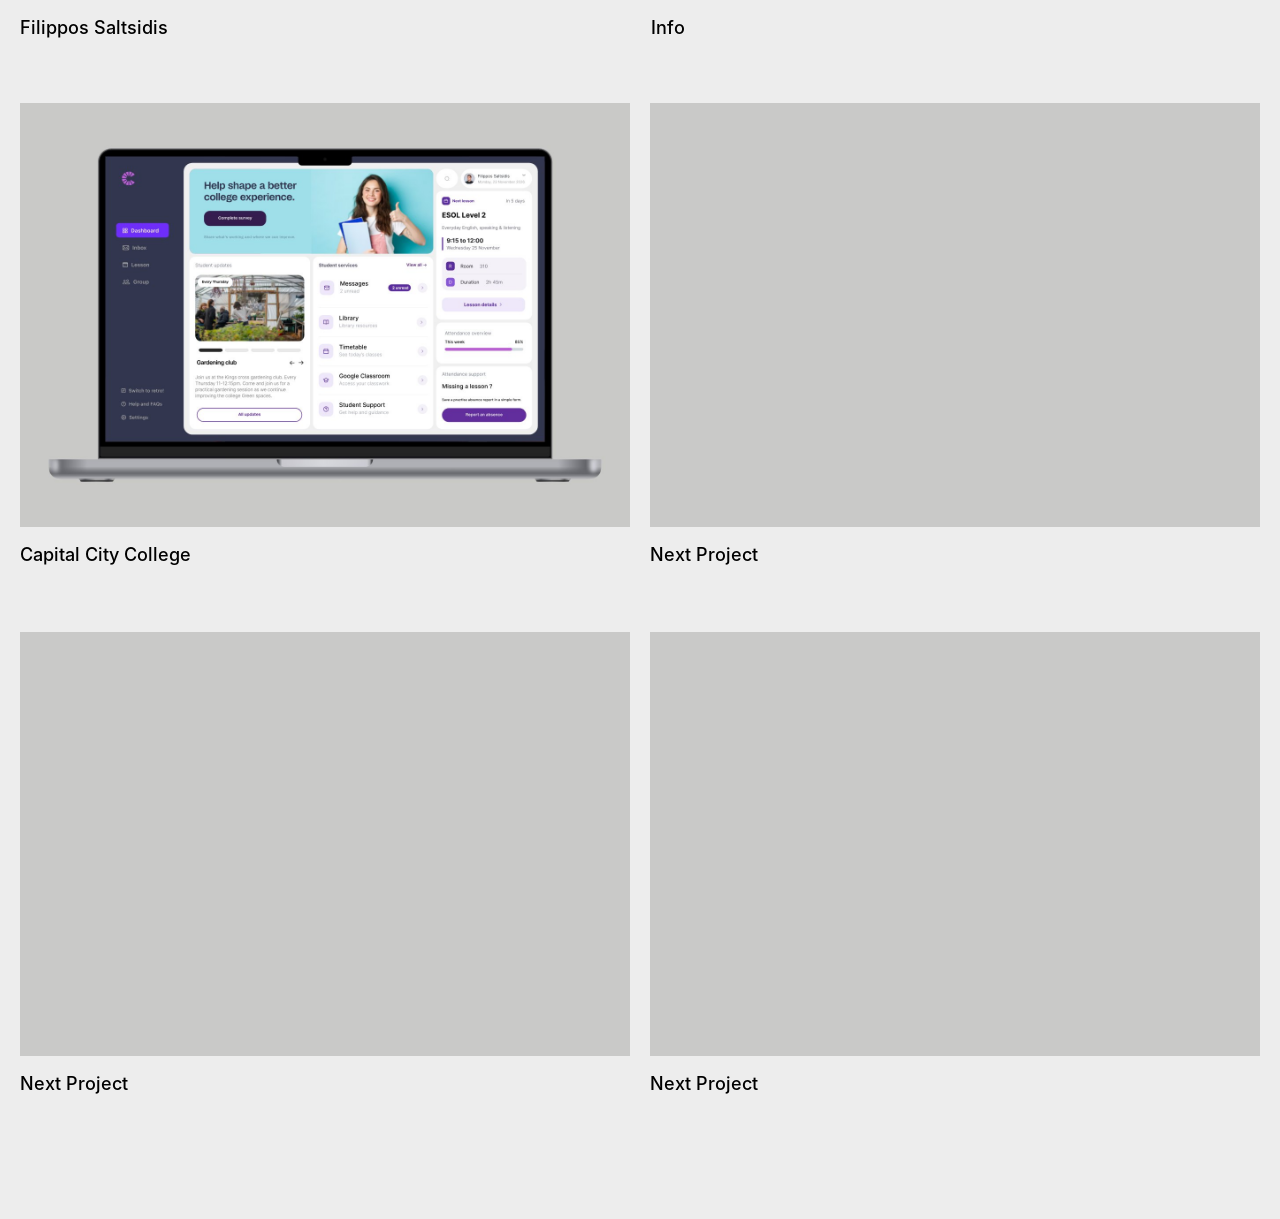
<file: index.html>
<!DOCTYPE html>
<html lang="en"><head><meta charset="utf-8">
<meta name="viewport" content="width=device-width,initial-scale=1">
<title>Filippos Saltsidis · UX/UI designer, London</title>
<meta name="description" content="Filippos Saltsidis is a London-based UX/UI designer. Selected work.">
<meta property="og:title" content="Filippos Saltsidis · UX/UI designer, London"><meta property="og:description" content="Filippos Saltsidis is a London-based UX/UI designer. Selected work.">
<link rel="icon" href="data:image/svg+xml,%3Csvg xmlns='http://www.w3.org/2000/svg' viewBox='0 0 64 64'%3E%3Crect width='64' height='64' rx='14' fill='%23000'/%3E%3Ctext x='32' y='44' font-family='Arial' font-weight='700' font-size='34' text-anchor='middle' fill='%23fff'%3EF%3C/text%3E%3C/svg%3E">
<link rel="stylesheet" href="style.css">
</head><body class="home-page">
<header class="site-head"><a href="index.html">Filippos Saltsidis</a><a href="about.html">Info</a></header>
<main>
<div class="cards">
<a class="card" href="work/dashboard.html"><div class="im"><img src="img/home/ccc-cover.jpg" alt="Redesigned Capital City College student dashboard shown on a laptop"></div><p class="cap">Capital City College</p></a>
<div class="card"><div class="im"></div><p class="cap">Next Project</p></div>
<div class="card"><div class="im"></div><p class="cap">Next Project</p></div>
<div class="card"><div class="im"></div><p class="cap">Next Project</p></div>
</div>
<div class="home-end"></div>
</main>
<script>
(function(){
  var h=document.querySelector(".site-head"); if(!h) return;
  var hero=document.querySelector(".cs-hero"), last=window.scrollY, busy=false;
  function update(){
    var y=window.scrollY;
    if(y<=8){ h.classList.remove("hide"); last=y; }
    else if(Math.abs(y-last)>=6){
      h.classList.toggle("hide", y>last);
      last=y;
    }
    if(hero) h.classList.toggle("over", y < hero.offsetHeight-h.offsetHeight);
    busy=false;
  }
  window.addEventListener("scroll",function(){ if(!busy){ busy=true; requestAnimationFrame(update); } },{passive:true});
  window.addEventListener("resize",update); update();
})();
</script>
</body></html>
</file>
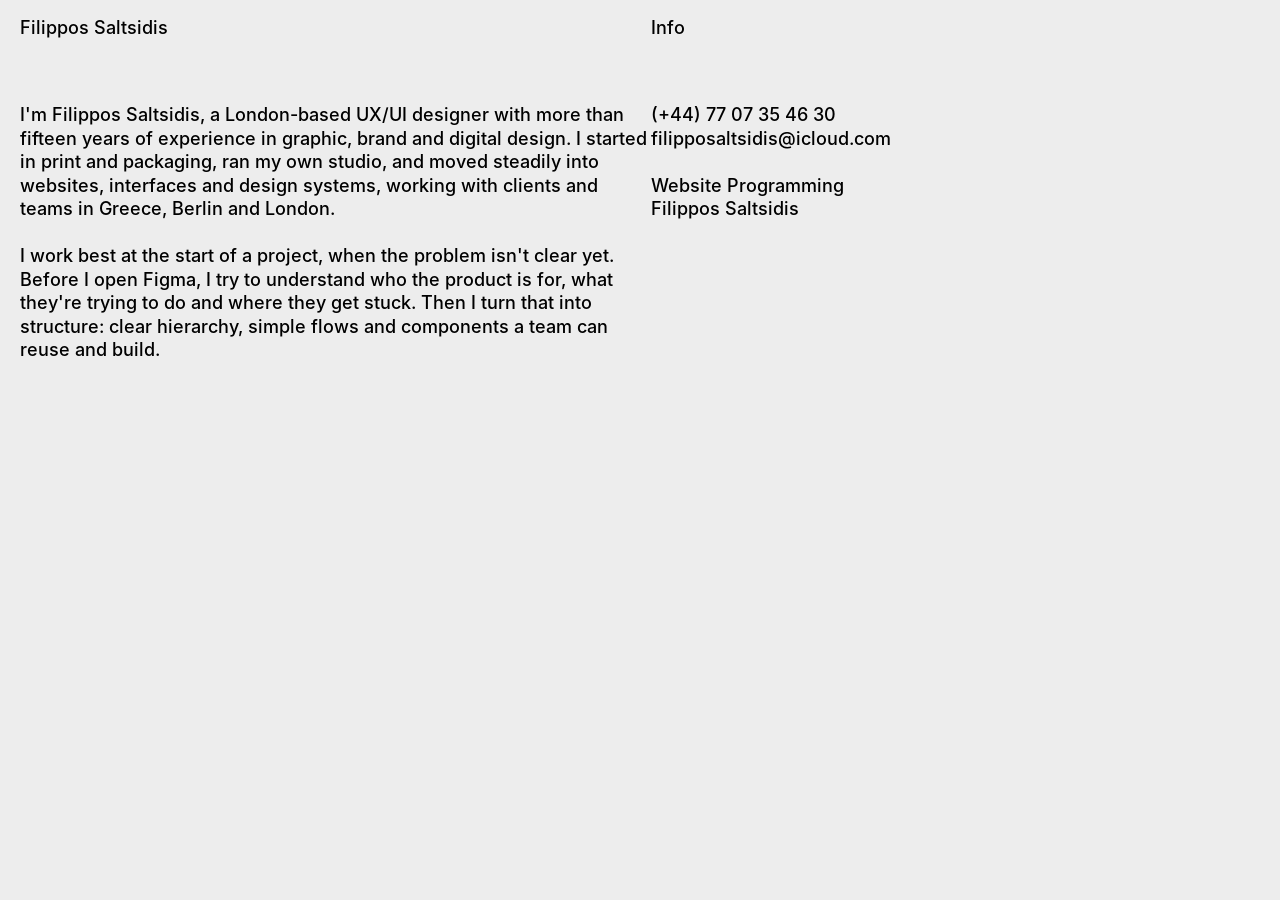
<file: about.html>
<!DOCTYPE html>
<html lang="en"><head><meta charset="utf-8">
<meta name="viewport" content="width=device-width,initial-scale=1">
<title>Info · Filippos Saltsidis</title>
<meta name="description" content="Filippos Saltsidis is a London-based UX/UI designer with more than fifteen years of experience in graphic, brand and digital design.">
<meta property="og:title" content="Info · Filippos Saltsidis"><meta property="og:description" content="Filippos Saltsidis is a London-based UX/UI designer with more than fifteen years of experience in graphic, brand and digital design.">
<link rel="icon" href="data:image/svg+xml,%3Csvg xmlns='http://www.w3.org/2000/svg' viewBox='0 0 64 64'%3E%3Crect width='64' height='64' rx='14' fill='%23000'/%3E%3Ctext x='32' y='44' font-family='Arial' font-weight='700' font-size='34' text-anchor='middle' fill='%23fff'%3EF%3C/text%3E%3C/svg%3E">
<link rel="stylesheet" href="style.css">
</head><body class="aboutpage">
<header class="site-head"><a href="index.html">Filippos Saltsidis</a><span aria-current="page">Info</span></header>
<main class="ab">
<div class="col1">
<p>I'm Filippos Saltsidis, a London-based UX/UI designer with more than fifteen years of experience in graphic, brand and digital design. I started in print and packaging, ran my own studio, and moved steadily into websites, interfaces and design systems, working with clients and teams in Greece, Berlin and London.</p>
<p>I work best at the start of a project, when the problem isn't clear yet. Before I open Figma, I try to understand who the product is for, what they're trying to do and where they get stuck. Then I turn that into structure: clear hierarchy, simple flows and components a team can reuse and build.</p>
</div>
<div class="col2">
<p><a href="tel:+447707354630">(+44) 77 07 35 46 30</a><a href="mailto:filipposaltsidis@icloud.com">filipposaltsidis@icloud.com</a></p>
<p>Website Programming<br>Filippos Saltsidis</p>
</div>
</main>
<script>
(function(){
  var h=document.querySelector(".site-head"); if(!h) return;
  var hero=document.querySelector(".cs-hero"), last=window.scrollY, busy=false;
  function update(){
    var y=window.scrollY;
    if(y<=8){ h.classList.remove("hide"); last=y; }
    else if(Math.abs(y-last)>=6){
      h.classList.toggle("hide", y>last);
      last=y;
    }
    if(hero) h.classList.toggle("over", y < hero.offsetHeight-h.offsetHeight);
    busy=false;
  }
  window.addEventListener("scroll",function(){ if(!busy){ busy=true; requestAnimationFrame(update); } },{passive:true});
  window.addEventListener("resize",update); update();
})();
</script>
</body></html>
</file>
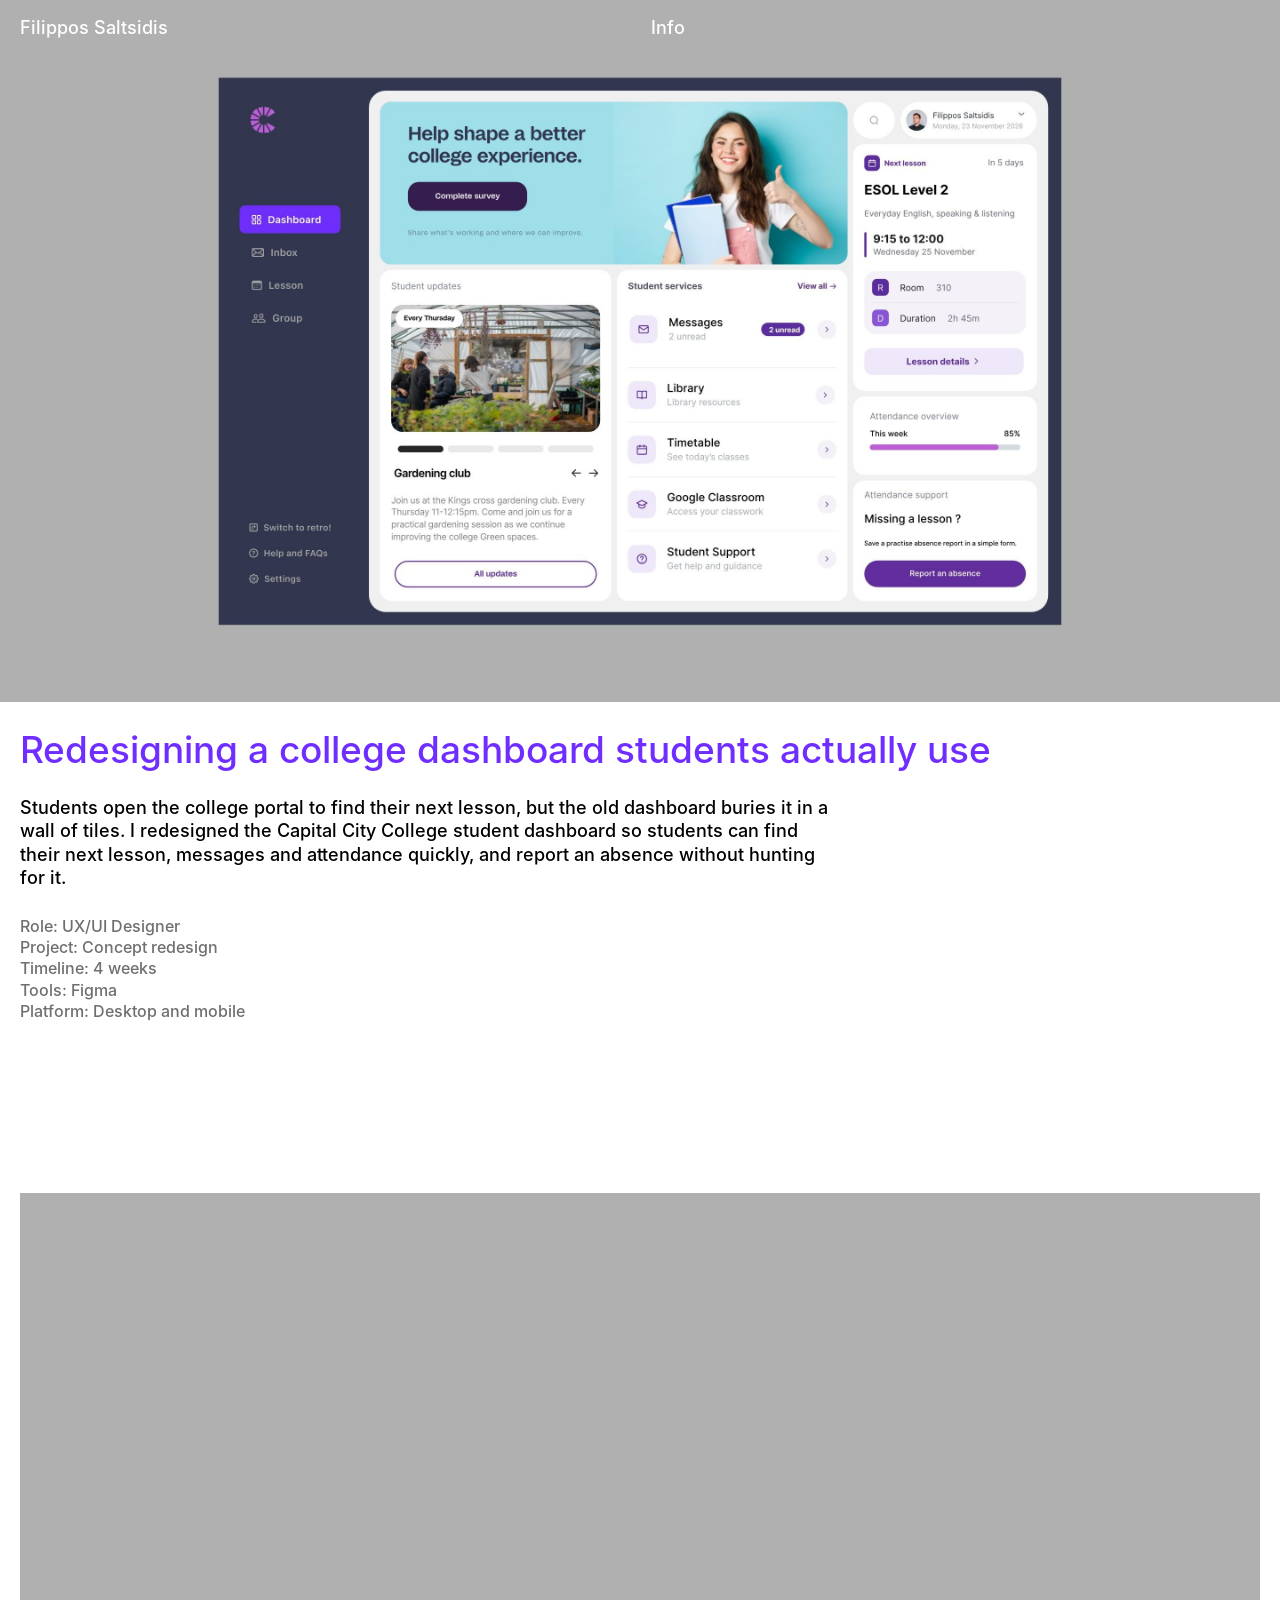
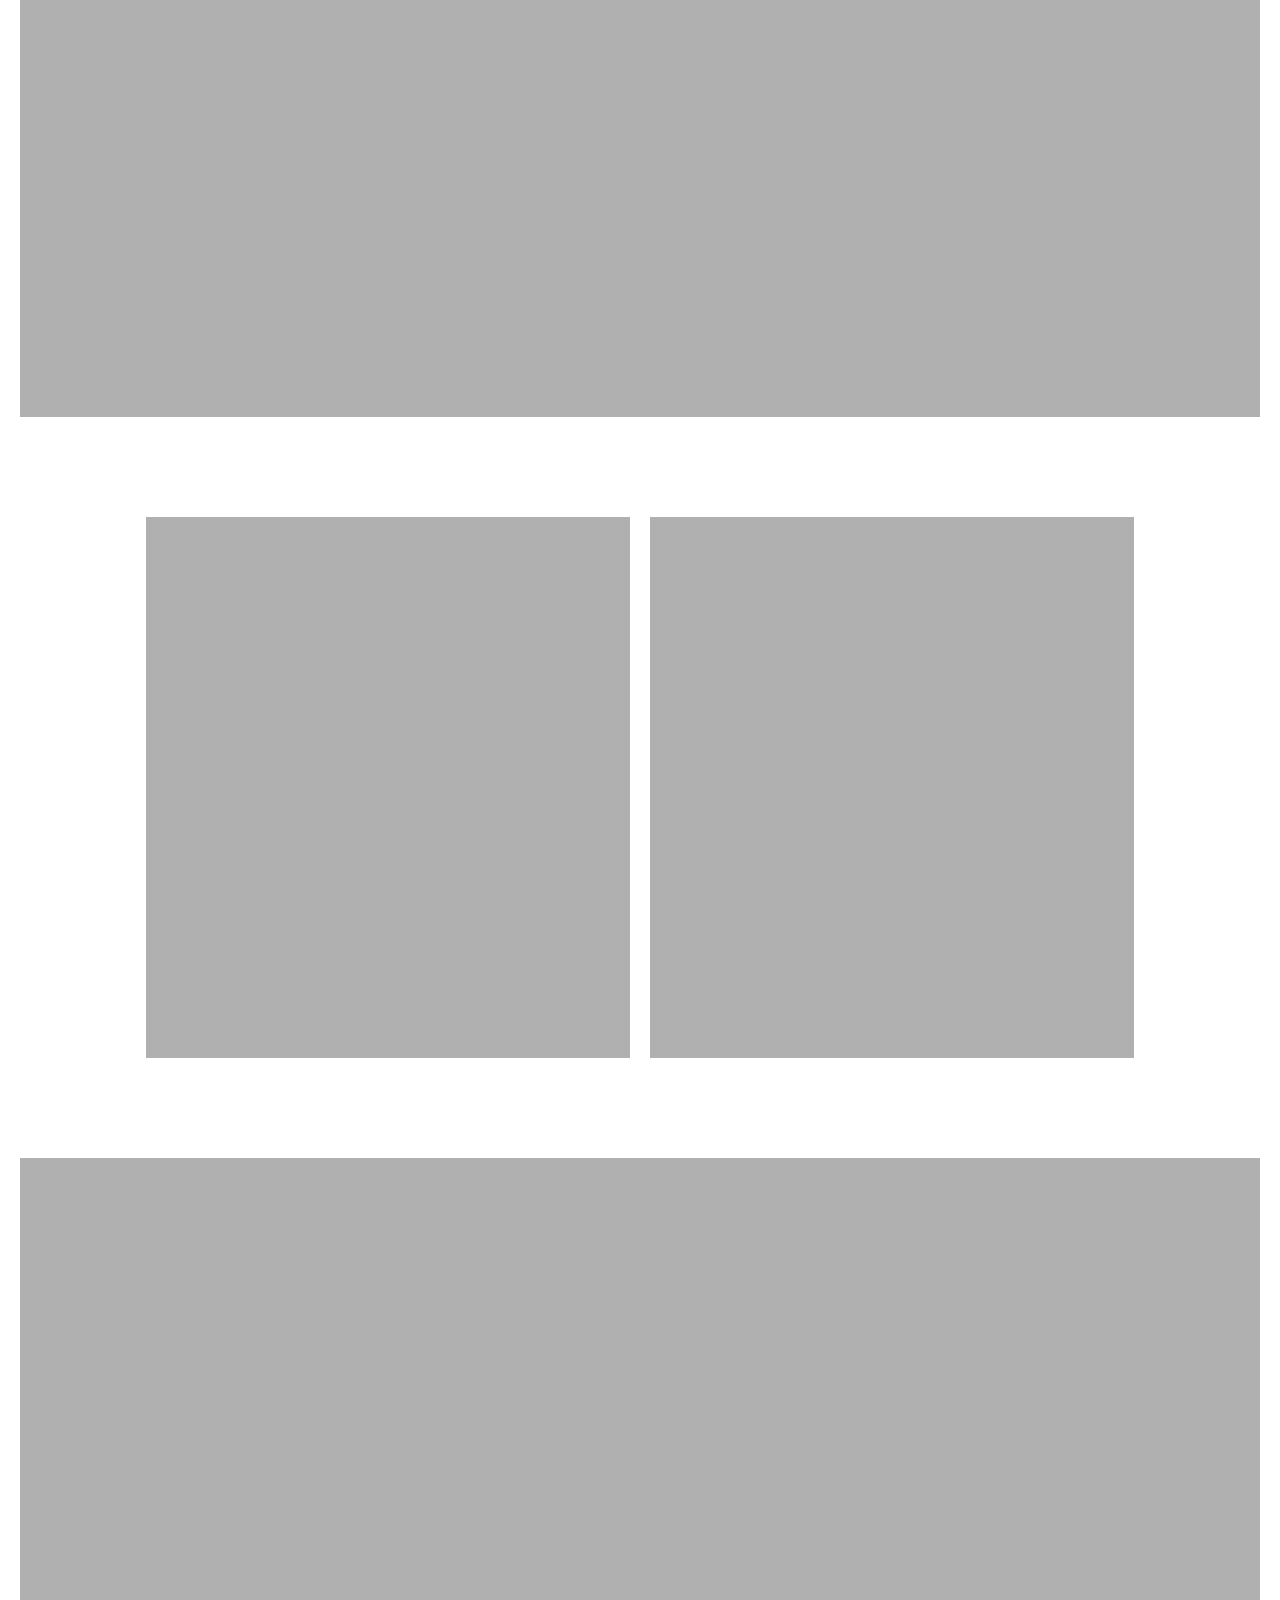
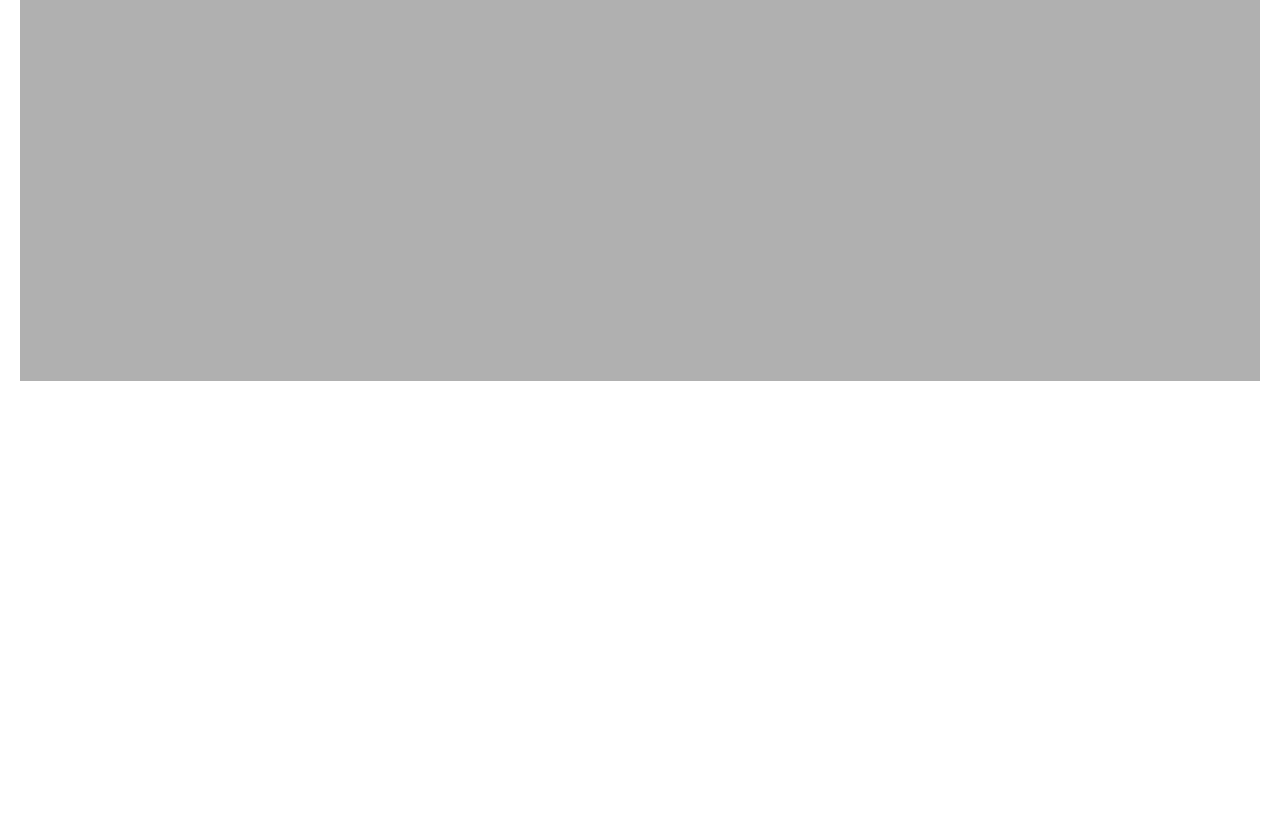
<file: work/dashboard.html>
<!DOCTYPE html>
<html lang="en"><head><meta charset="utf-8">
<meta name="viewport" content="width=device-width,initial-scale=1">
<title>Redesigning a college dashboard students actually use · Filippos Saltsidis</title>
<meta name="description" content="Capital City College student dashboard redesign: a UX/UI concept project.">
<meta property="og:title" content="Redesigning a college dashboard students actually use · Filippos Saltsidis"><meta property="og:description" content="Capital City College student dashboard redesign: a UX/UI concept project.">
<link rel="icon" href="data:image/svg+xml,%3Csvg xmlns='http://www.w3.org/2000/svg' viewBox='0 0 64 64'%3E%3Crect width='64' height='64' rx='14' fill='%23000'/%3E%3Ctext x='32' y='44' font-family='Arial' font-weight='700' font-size='34' text-anchor='middle' fill='%23fff'%3EF%3C/text%3E%3C/svg%3E">
<link rel="stylesheet" href="../style.css">
</head><body class="cspage">
<header class="site-head over"><a href="../index.html">Filippos Saltsidis</a><a href="../about.html">Info</a></header>
<main>
<div class="cs-hero"><img src="../img/ccc-dashboard-large.jpg" alt="The redesigned dashboard: next lesson, student services, attendance overview and the report an absence button"></div>
<h1 class="cs-title">Redesigning a college dashboard students actually use</h1>
<div class="cs-lead">
<p id="lead">Students open the college portal to find their next lesson, but the old dashboard buries it in a wall of tiles. I redesigned the Capital City College student dashboard so students can find their next lesson, messages and attendance quickly, and report an absence without hunting for it.</p>
<button class="more" type="button" aria-controls="lead" aria-expanded="false" hidden>read more</button>
</div>
<ul class="cs-meta">
<li>Role: UX/UI Designer</li>
<li>Project: Concept redesign</li>
<li>Timeline: 4 weeks</li>
<li>Tools: Figma</li>
<li>Platform: Desktop and mobile</li>
</ul>
<div class="cs-blocks">
<!-- Placeholders from the Figma layout: replace with project images -->
<div class="blk b2" role="presentation"></div>
<div class="pair"><div class="blk" role="presentation"></div><div class="blk" role="presentation"></div></div>
<div class="blk b3" role="presentation"></div>
</div>
<div class="cs-end"></div>
</main>
<script>
(function(){
  var p=document.getElementById("lead"), b=document.querySelector(".more");
  if(!p||!b) return;
  function check(){
    if(p.classList.contains("open")) return;
    p.classList.add("clamp");
    b.hidden = !(p.scrollHeight > p.clientHeight + 1);
  }
  b.addEventListener("click",function(){
    var open=p.classList.toggle("open");
    p.classList.toggle("clamp",!open);
    b.setAttribute("aria-expanded",open);
    b.textContent=open?"read less":"read more";
  });
  check(); window.addEventListener("resize",check);
  if(document.fonts&&document.fonts.ready) document.fonts.ready.then(check);
})();
</script>
<script>
(function(){
  var h=document.querySelector(".site-head"); if(!h) return;
  var hero=document.querySelector(".cs-hero"), last=window.scrollY, busy=false;
  function update(){
    var y=window.scrollY;
    if(y<=8){ h.classList.remove("hide"); last=y; }
    else if(Math.abs(y-last)>=6){
      h.classList.toggle("hide", y>last);
      last=y;
    }
    if(hero) h.classList.toggle("over", y < hero.offsetHeight-h.offsetHeight);
    busy=false;
  }
  window.addEventListener("scroll",function(){ if(!busy){ busy=true; requestAnimationFrame(update); } },{passive:true});
  window.addEventListener("resize",update); update();
})();
</script>
</body></html>
</file>
<file: style.css>
/* Portfolio v9: built from the Figma v2 designs (1440 wide). Type: Inter Medium (open licence, self-hosted). */
@font-face{font-family:"Inter";font-weight:500;font-style:normal;font-display:swap;src:url("fonts/Inter-Medium.woff") format("woff")}
*,*::before,*::after{box-sizing:border-box}
html{-webkit-text-size-adjust:100%}
body{--bg:#EDEDED;margin:0;background:var(--bg);color:#000;font-family:Inter,Helvetica,Arial,sans-serif;font-weight:500;font-size:16px;line-height:21px;min-height:100vh;display:flex;flex-direction:column;-webkit-font-smoothing:antialiased;text-rendering:optimizeLegibility}
body.cspage{--bg:#fff}
a{color:inherit;text-decoration:none}
a:focus-visible,button:focus-visible{outline:2px solid currentColor;outline-offset:4px}
img{display:block;max-width:100%}
p,ul,h1,h2{margin:0;padding:0}
ul{list-style:none}
main{flex:1}

/* ---------- header: hides on scroll down, returns on scroll up ---------- */
.site-head{position:fixed;top:0;left:0;right:0;z-index:10;display:flex;justify-content:space-between;padding:14px 20px 12px;background:var(--bg);transition:transform .3s ease,background-color .2s ease,color .2s ease}
.site-head.hide{transform:translateY(-100%)}
.site-head:focus-within{transform:none}
.site-head.over{background:transparent;color:#fff}
@media(prefers-reduced-motion:reduce){.site-head{transition:none}}

/* ---------- home ---------- */
.cards{display:grid;grid-template-columns:1fr;gap:40px;padding:0 20px;margin-top:72px}
.card{display:block}
.card .im{aspect-ratio:690/480;background:#C9C9C8;overflow:hidden}
.card .im img{width:100%;height:100%;object-fit:cover}
.card .cap{margin-top:14px}
.home-end{height:60px}

/* ---------- info ---------- */
.ab{padding:80px 20px 80px;display:grid;align-content:start;grid-template-columns:1fr;gap:21px}
.ab p{margin:0 0 21px}
.ab a{display:block;width:max-content}
.ab .col2 p:last-child{margin:0}

/* ---------- case study ---------- */
.cs-hero{width:100%;aspect-ratio:1440/790;background:#B0B0B0;overflow:hidden}
.cs-hero img{width:100%;height:100%;object-fit:cover}
.cs-title{padding:24px 20px 0;font-size:25.5px;line-height:32px;font-weight:500;color:#702DFF}
.cs-lead{padding:0 20px;margin-top:20px}
.cs-lead p.clamp{display:-webkit-box;-webkit-line-clamp:5;-webkit-box-orient:vertical;overflow:hidden}
.more{display:inline-block;padding:0;margin:12px 0 0;background:none;border:0;font:inherit;color:inherit;text-decoration:underline;cursor:pointer}
.more[hidden]{display:none}
.cs-meta{padding:0 20px;margin-top:24px;font-size:14px;line-height:19px;color:#6F6F6F}
.cs-blocks{padding:0 20px;margin-top:60px}
.blk{width:100%;margin:0 0 60px;background:#B0B0B0;overflow:hidden}
.blk.b2,.blk.b3{aspect-ratio:1400/930}
.pair{display:grid;grid-template-columns:1fr 1fr;gap:10px;margin:0 0 60px}
.pair .blk{aspect-ratio:548/612;margin:0}
.cs-end{height:60px}

@media(min-width:768px){
 body{font-size:18px;line-height:23.5px}
 .site-head{display:grid;grid-template-columns:50.893% 1fr;padding:16.4px 20px 12px}
 .cards{grid-template-columns:1fr 1fr;gap:65.057px 20px;margin-top:103px}
 .card .cap{margin-top:16px}
 .home-end{height:123px}
 .ab{grid-template-columns:50.893% 1fr;gap:0;padding:103px 20px 80px}
 .ab .col1{max-width:690px}
 .ab p{margin-bottom:23.5px}
 .cs-title{font-size:37px;line-height:46px;padding-top:24.7px}
 .cs-lead{max-width:855px;margin-top:23px}
 .cs-meta{font-size:16px;line-height:21.45px;margin-top:25.7px}
 .cs-blocks{margin-top:170.5px}
 .blk,.pair{margin-bottom:100px}
 .pair{margin-left:10.1429%;margin-right:10.1429%;gap:20px}
 .cs-end{height:344px}
}
</file>
